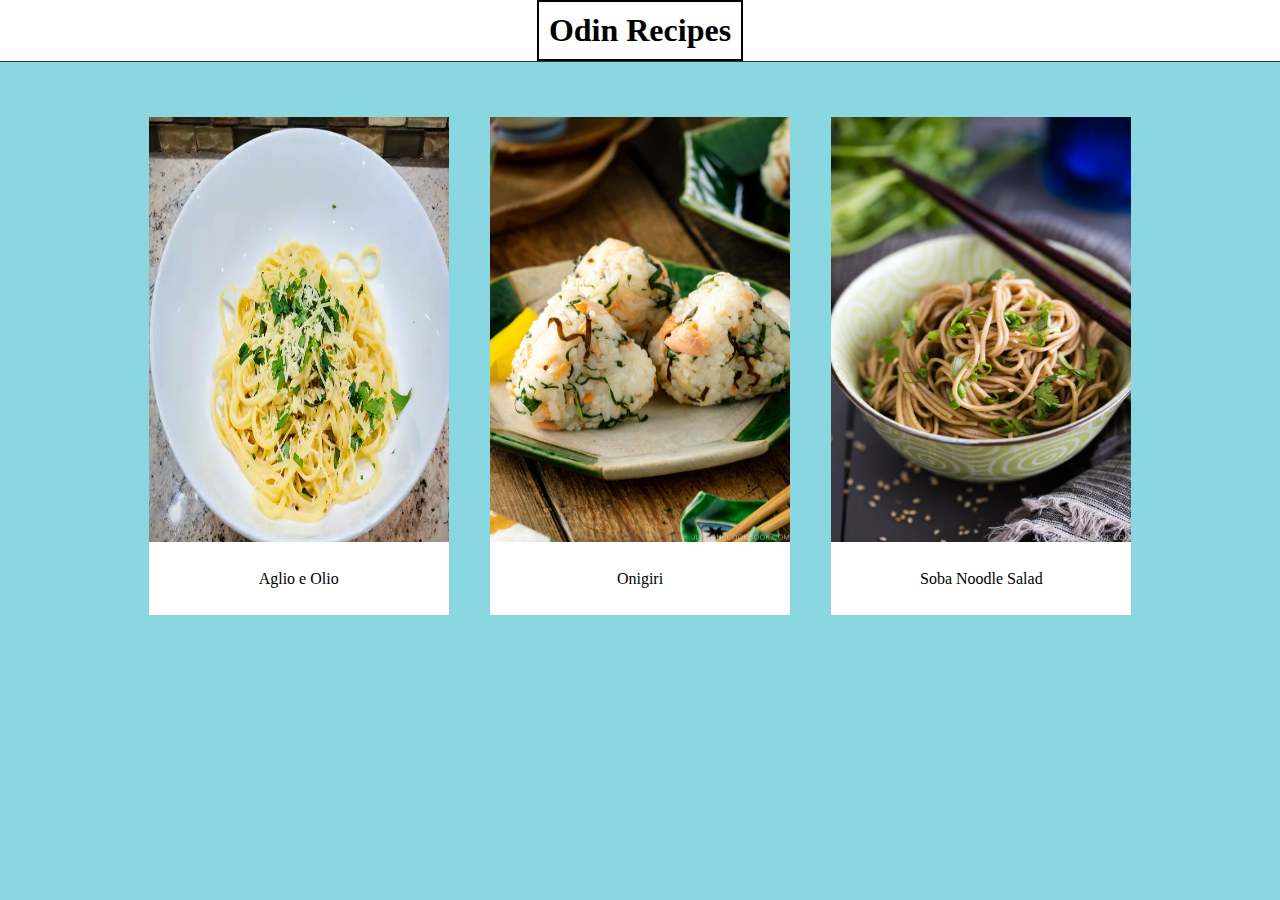
<file: index.html>
<!DOCTYPE html>
<html lang="en">
    <head>
        <meta charset="UTF-8">
        <title>Recipe Project</title>
        <link rel="stylesheet" href="styles.css">
    </head>

    <body>
        <div class="navbar">
            <h1>Odin Recipes</h1>
        </div>

        <div class="recipe-list-container">
            <ul>
                <li>
                    <div class="recipe-item">
                        <img src="./images/aglio-e-olio.webp" alt="">
                        <a href="recipes/aglio-e-olio.html">
                            <p>Aglio e Olio</p>
                        </a>
                    </div>
                </li>
                <li>
                    <div class="recipe-item">
                        <img src="./images/Salmon-and-Shio-Kombu-Onigiri-1021-III.jpg" alt="">
                        <a href="recipes/onigiri.html">
                            <p>Onigiri</p>
                        </a>
                    </div>
                </li>
                <li>
                    <div class="recipe-item">
                        <img src="./images/Soba-Noodle-Salad-0364-II.jpg" alt="">
                        <a href="recipes/soba-noodle-salad.html">
                            <p>Soba Noodle Salad</p>
                        </a>
                    </div>
                </li>
            </ul>
        </div>

    </body>
</html>
</file>
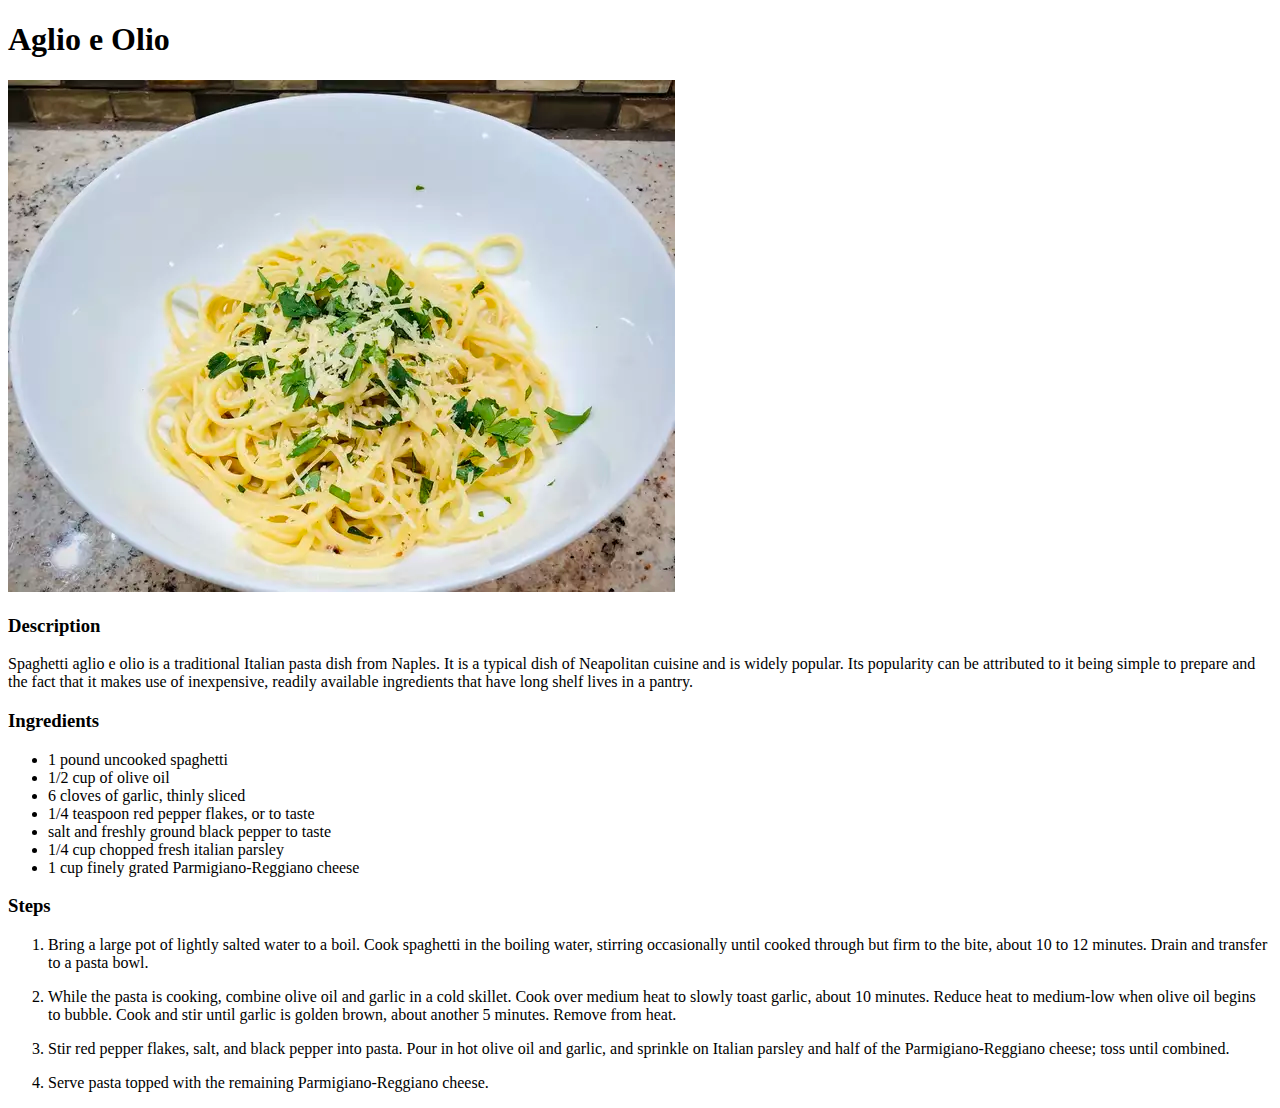
<file: recipes/aglio-e-olio.html>
<!DOCTYPE html>
<html lang="en">
    <head>
        <meta charset="UTF-8">
        <title>Aglio e Olio</title>
    </head>

    <body>

        <h1>Aglio e Olio</h1>

        <img src="../images/aglio-e-olio.webp" alt="">

        <h3>Description</h3>

        <p>Spaghetti aglio e olio is a traditional Italian pasta dish from Naples. It is a typical dish of Neapolitan cuisine and is widely popular. Its popularity can be attributed to it being simple to prepare and the fact that it makes use of inexpensive, readily available ingredients that have long shelf lives in a pantry.</p>

        <h3>Ingredients</h3>

        <ul>
            <li>1 pound uncooked spaghetti</li>
            <li>1/2 cup of olive oil</li>
            <li>6 cloves of garlic, thinly sliced</li>
            <li>1/4 teaspoon red pepper flakes, or to taste</li>
            <li>salt and freshly ground black pepper to taste</li>
            <li>1/4 cup chopped fresh italian parsley</li>
            <li>1 cup finely grated Parmigiano-Reggiano cheese</li>
        </ul>

        <h3>Steps</h3>

        <ol>
            <li>
                <p>Bring a large pot of lightly salted water to a boil. Cook spaghetti in the boiling water, stirring occasionally until cooked through but firm to the bite, about 10 to 12 minutes. Drain and transfer to a pasta bowl.</p>
            </li>
            <li>
                <p>While the pasta is cooking, combine olive oil and garlic in a cold skillet. Cook over medium heat to slowly toast garlic, about 10 minutes. Reduce heat to medium-low when olive oil begins to bubble. Cook and stir until garlic is golden brown, about another 5 minutes. Remove from heat.</p>
            </li>
            <li>
                <p>Stir red pepper flakes, salt, and black pepper into pasta. Pour in hot olive oil and garlic, and sprinkle on Italian parsley and half of the Parmigiano-Reggiano cheese; toss until combined.</p>
            </li>
            <li>
                <p>Serve pasta topped with the remaining Parmigiano-Reggiano cheese.</p>
            </li>
        </ol>

    </body>
</html>
</file>
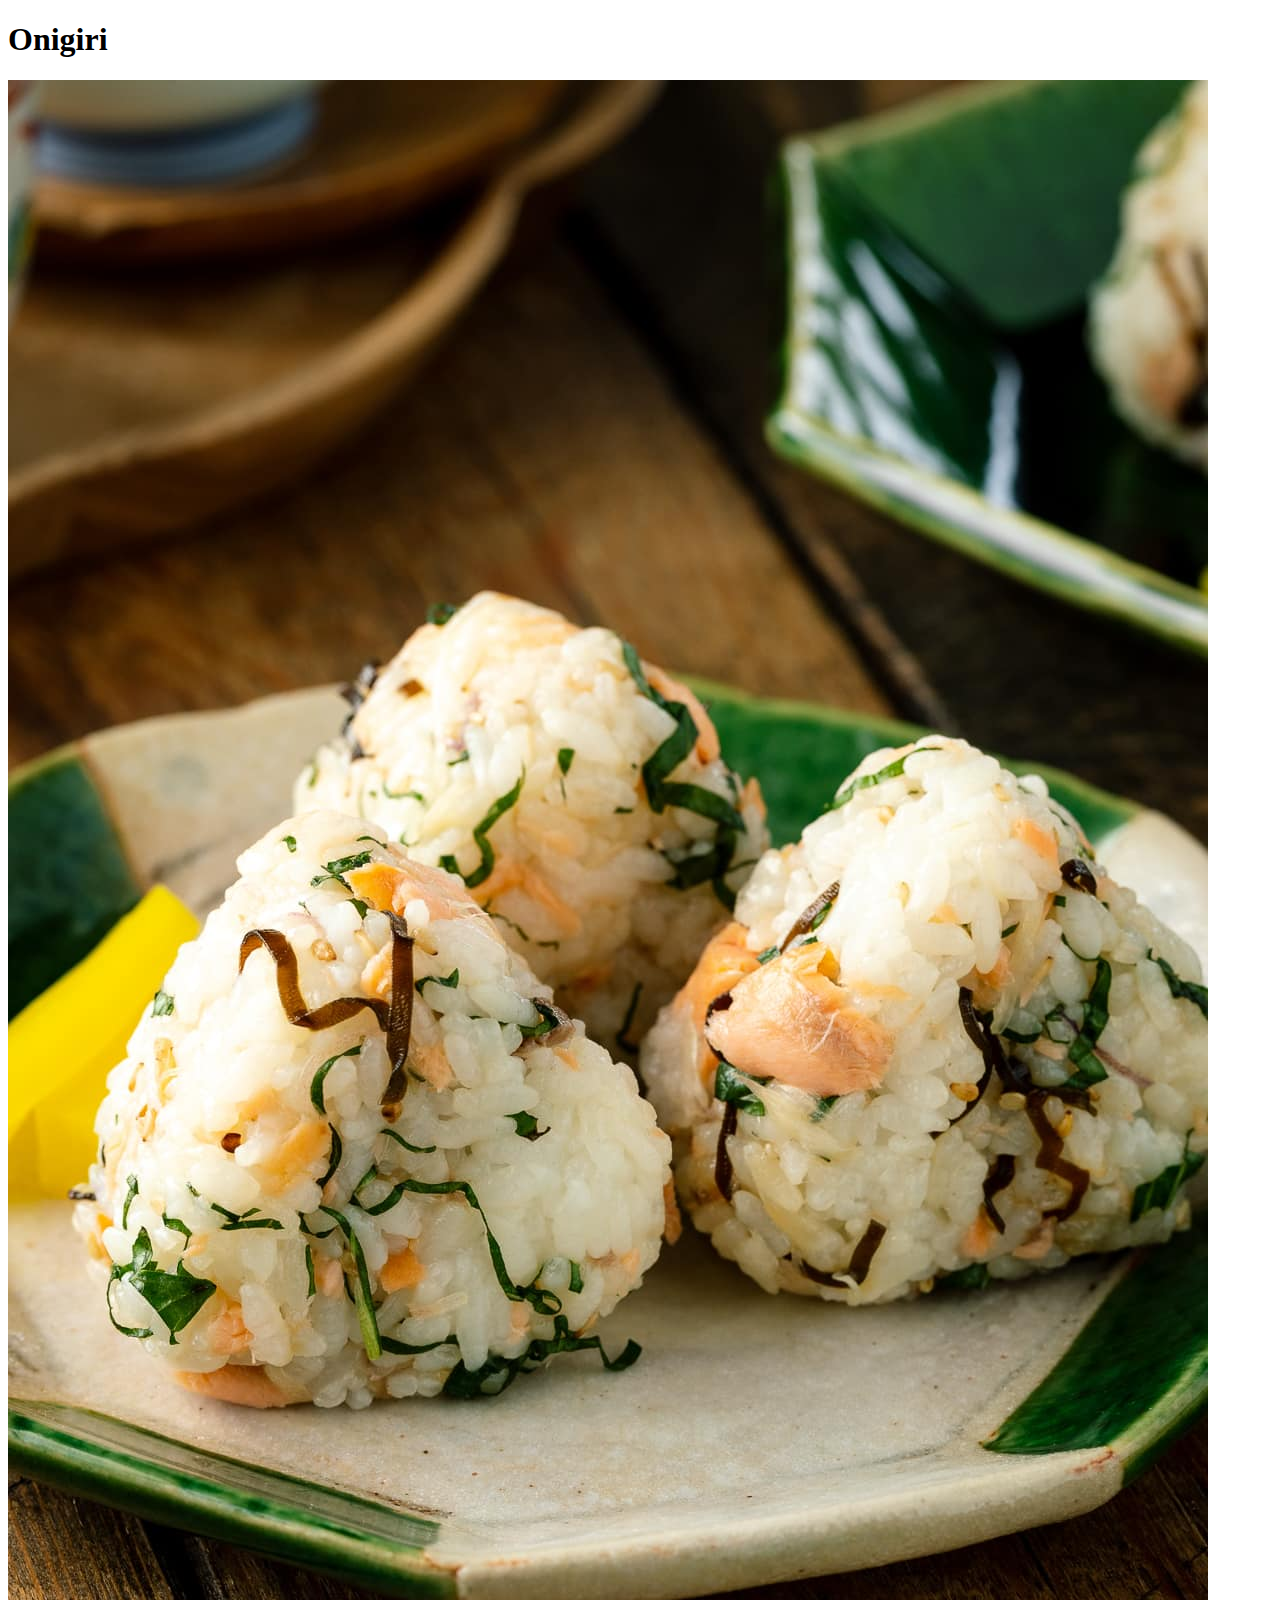
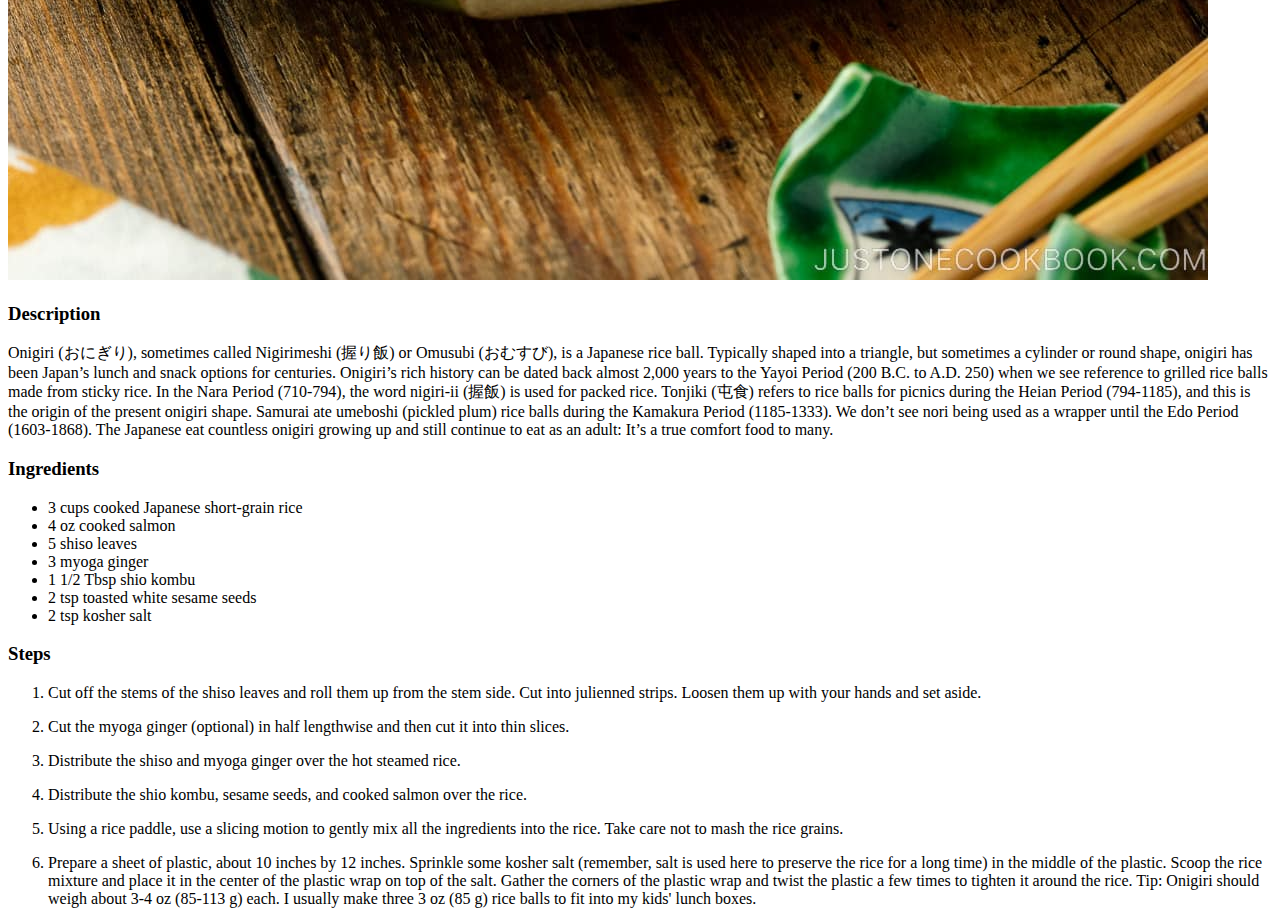
<file: recipes/onigiri.html>
<!DOCTYPE html>
<html lang="en">
    <head>
        <meta charset="UTF-8">
        <title>Onigiri</title>
    </head>

    <body>
        <h1>Onigiri</h1>

        <img src="../images/Salmon-and-Shio-Kombu-Onigiri-1021-III.jpg" alt="">

        <h3>Description</h3>

        <p>
            Onigiri (おにぎり), sometimes called Nigirimeshi (握り飯) or Omusubi (おむすび), is a Japanese rice ball. Typically shaped into a triangle, but sometimes a cylinder or round shape, onigiri has been Japan’s lunch and snack options for centuries.

            Onigiri’s rich history can be dated back almost 2,000 years to the Yayoi Period (200 B.C. to A.D. 250) when we see reference to grilled rice balls made from sticky rice. In the Nara Period (710-794), the word nigiri-ii (握飯) is used for packed rice. Tonjiki (屯食) refers to rice balls for picnics during the Heian Period (794-1185), and this is the origin of the present onigiri shape. Samurai ate umeboshi (pickled plum) rice balls during the Kamakura Period (1185-1333). We don’t see nori being used as a wrapper until the Edo Period (1603-1868).

            The Japanese eat countless onigiri growing up and still continue to eat as an adult: It’s a true comfort food to many.
        </p>

        <h3>Ingredients</h3>

        <ul>
            <li>3 cups cooked Japanese short-grain rice</li>
            <li>4 oz cooked salmon</li>
            <li>5 shiso leaves</li>
            <li>3 myoga ginger</li>
            <li>1 1/2 Tbsp shio kombu</li>
            <li>2 tsp toasted white sesame seeds</li>
            <li>2 tsp kosher salt</li>
        </ul>

        <h3>Steps</h3>

        <ol>
            <li>
                <p>Cut off the stems of the shiso leaves and roll them up from the stem side. Cut into julienned strips. Loosen them up with your hands and set aside.</p>
            </li>
            <li>
                <p>Cut the myoga ginger (optional) in half lengthwise and then cut it into thin slices.</p>
            </li>
            <li>
                <p>Distribute the shiso and myoga ginger over the hot steamed rice.</p>
            </li>
            <li>
                <p>Distribute the shio kombu, sesame seeds, and cooked salmon over the rice.</p>
            </li>
            <li>
                <p>Using a rice paddle, use a slicing motion to gently mix all the ingredients into the rice. Take care not to mash the rice grains.</p>
            </li>
            <li>
                <p>Prepare a sheet of plastic, about 10 inches by 12 inches. Sprinkle some kosher salt (remember, salt is used here to preserve the rice for a long time) in the middle of the plastic. Scoop the rice mixture and place it in the center of the plastic wrap on top of the salt. Gather the corners of the plastic wrap and twist the plastic a few times to tighten it around the rice. Tip: Onigiri should weigh about 3-4 oz (85-113 g) each. I usually make three 3 oz (85 g) rice balls to fit into my kids' lunch boxes.</p>
            </li>
        </ol>
    </body>
</html>
</file>
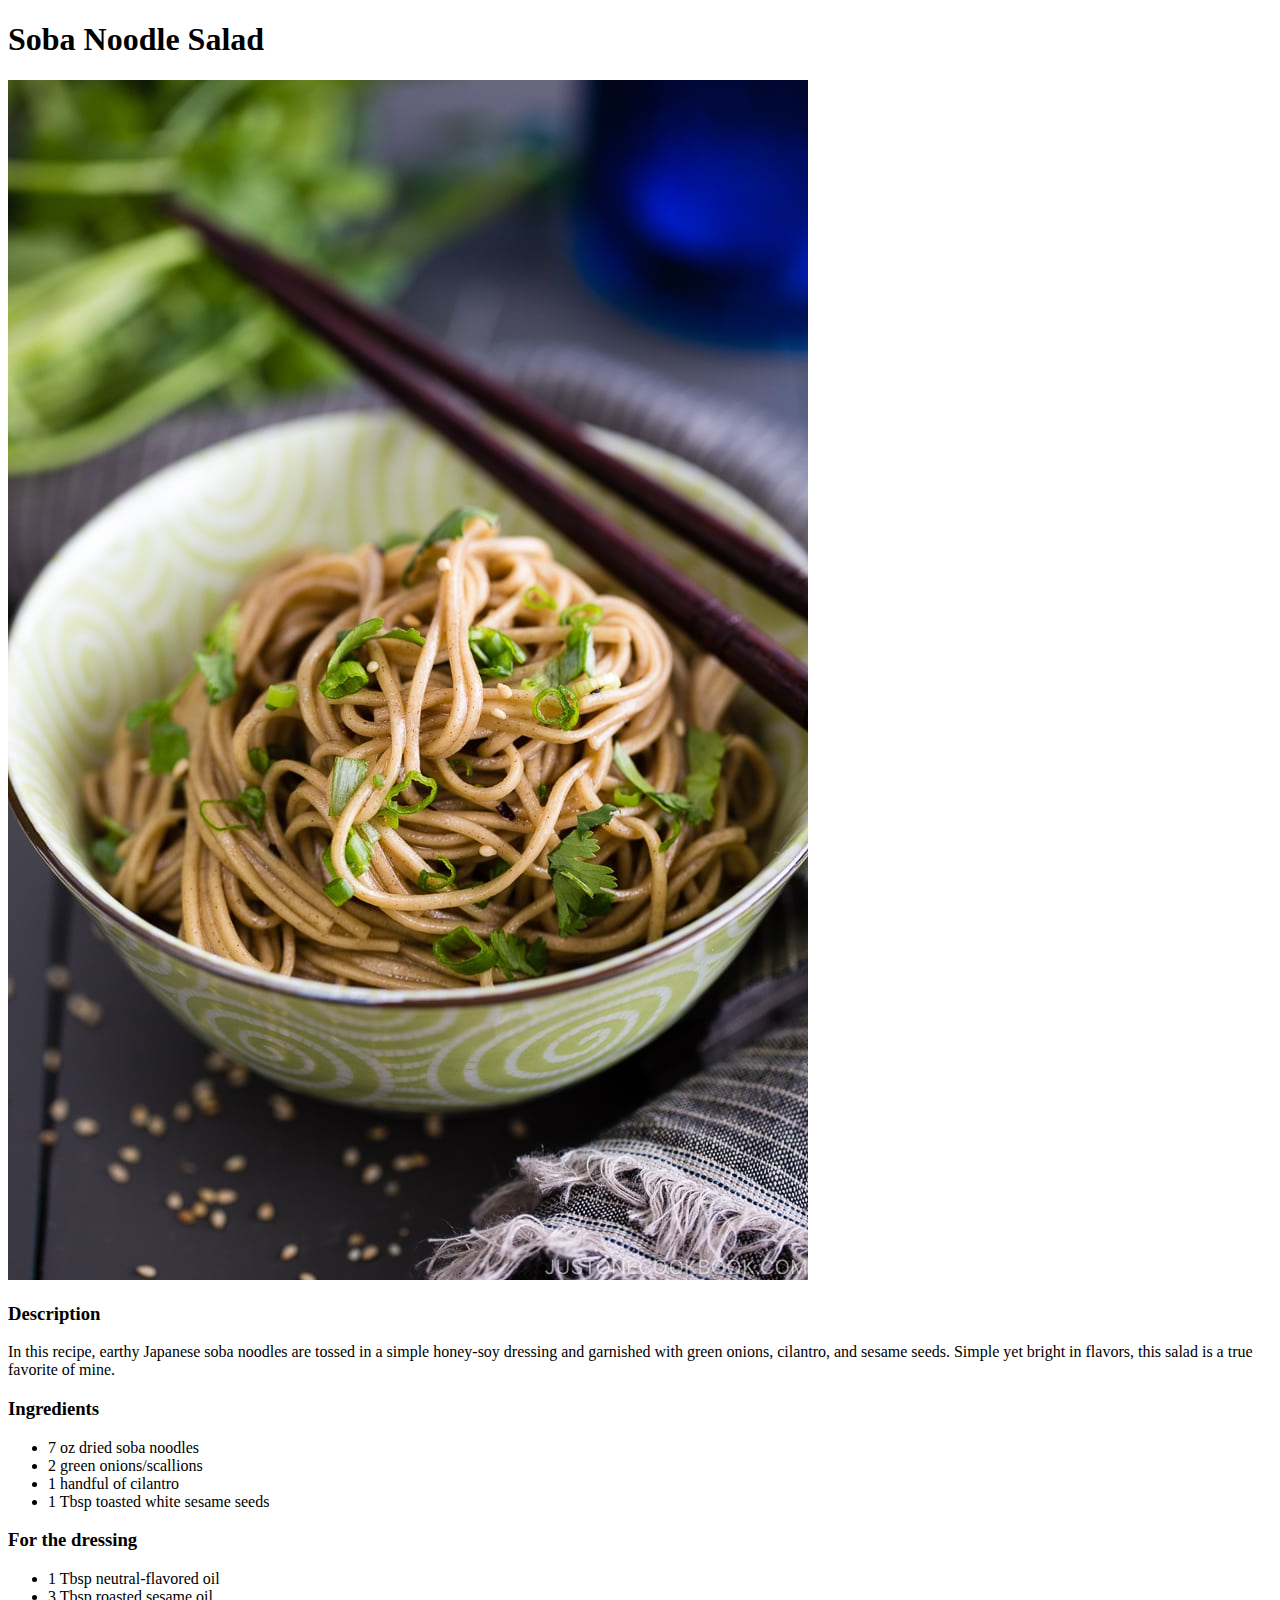
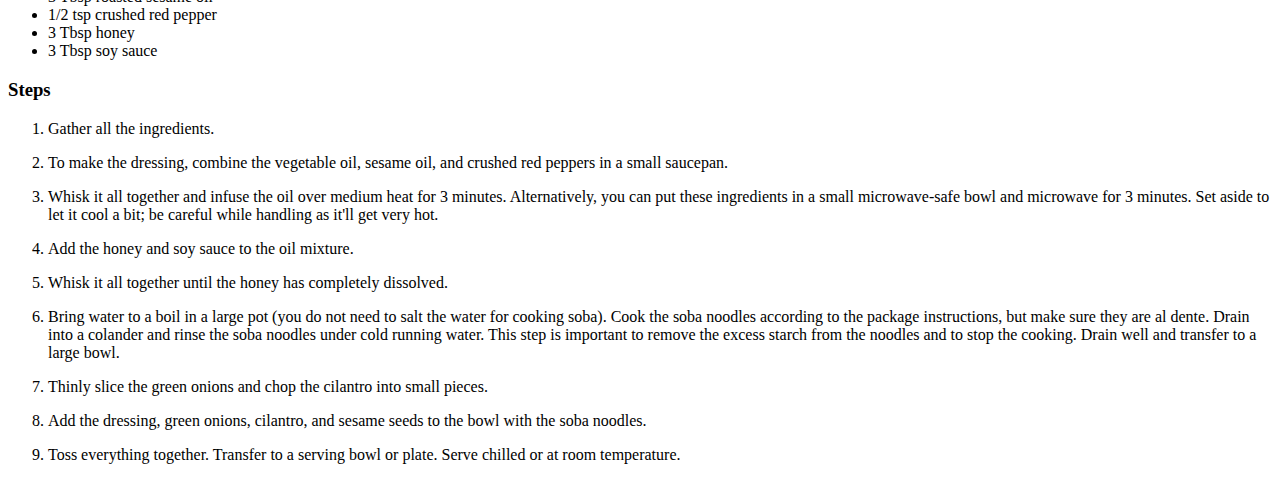
<file: recipes/soba-noodle-salad.html>
<!DOCTYPE html>
<html lang="en">
    <head>
        <meta charset="UTF-8">
        <title>Soba Noodle Salad</title>
    </head>

    <body>
        <h1>Soba Noodle Salad</h1>

        <img src="../images/Soba-Noodle-Salad-0364-II.jpg" alt="">

        <h3>Description</h3>

        <p>
            In this recipe, earthy Japanese soba noodles are tossed in a simple honey-soy dressing and garnished with green onions, cilantro, and sesame seeds. Simple yet bright in flavors, this salad is a true favorite of mine.
        </p>

        <h3>Ingredients</h3>

        <ul>
            <li>7 oz dried soba noodles</li>
            <li>2 green onions/scallions</li>
            <li>1 handful of cilantro</li>
            <li>1 Tbsp toasted white sesame seeds</li>
        </ul>

        <h3>For the dressing</h3>

        <ul>
            <li>1 Tbsp neutral-flavored oil</li>
            <li>3 Tbsp roasted sesame oil</li>
            <li>1/2 tsp crushed red pepper</li>
            <li>3 Tbsp honey</li>
            <li>3 Tbsp soy sauce</li>
        </ul>

        <h3>Steps</h3>

        <ol>

            <li>
                <p>Gather all the ingredients.</p>
            </li>
            <li>
                <p>To make the dressing, combine the vegetable oil, sesame oil, and crushed red peppers in a small saucepan.</p>
            </li>
            <li>
                <p>Whisk it all together and infuse the oil over medium heat for 3 minutes. Alternatively, you can put these ingredients in a small microwave-safe bowl and microwave for 3 minutes. Set aside to let it cool a bit; be careful while handling as it'll get very hot.</p>
            </li>
            <li>
                <p>Add the honey and soy sauce to the oil mixture.</p>
            </li>
            <li>
                <p>Whisk it all together until the honey has completely dissolved.</p>
            </li>
            <li>
                <p>Bring water to a boil in a large pot (you do not need to salt the water for cooking soba). Cook the soba noodles according to the package instructions, but make sure they are al dente. Drain into a colander and rinse the soba noodles under cold running water. This step is important to remove the excess starch from the noodles and to stop the cooking. Drain well and transfer to a large bowl.</p>
            </li>
            <li>
                <p>Thinly slice the green onions and chop the cilantro into small pieces.</p>
            </li>
            <li>
                <p>Add the dressing, green onions, cilantro, and sesame seeds to the bowl with the soba noodles.</p>
            </li>
            <li>
                <p>Toss everything together. Transfer to a serving bowl or plate. Serve chilled or at room temperature.</p>
            </li>
        </ol>

    </body>
</html>
</file>
<file: styles.css>
* {
    margin: 0;
    padding: 0;
}

body {
    background-color: #8ad7e1;
}

.navbar {
    background-color: #ffffff;
    text-align: center;
    display: flex;
    justify-content: center;
    border-bottom: 1px solid #333;
}

h1 {
    border: 2px solid black;
    padding: 10px;
}

.recipe-list-container {
    /* background-color: #ffffff; */
    /* width: 50%; */
    max-width: 80%;
    height: auto;
    margin: auto;
    margin-top: 50px;
    /* border-radius: 5px; */
    /* border: 1px solid #333; */
}

.recipe-item {
    margin: 5px;
    display: flex;
    flex-direction: column;
    /* border: 1px solid black; */
}

ul {
    display: flex;
    flex: 1;
    justify-content: space-around;
}

li {
    list-style: none;
    display: flex;
    flex-direction: column;
    text-align: center;
}

img {
    width: 300px;
    height: 425px;
    /* margin: 2px; */
}

a {
    text-decoration: none;
    background-color: #FFFFFF;
    color: black;
    height: 73px;
    font-size: 16px;
    display: flex;
    align-items: center;
    justify-content: center;
}
</file>
